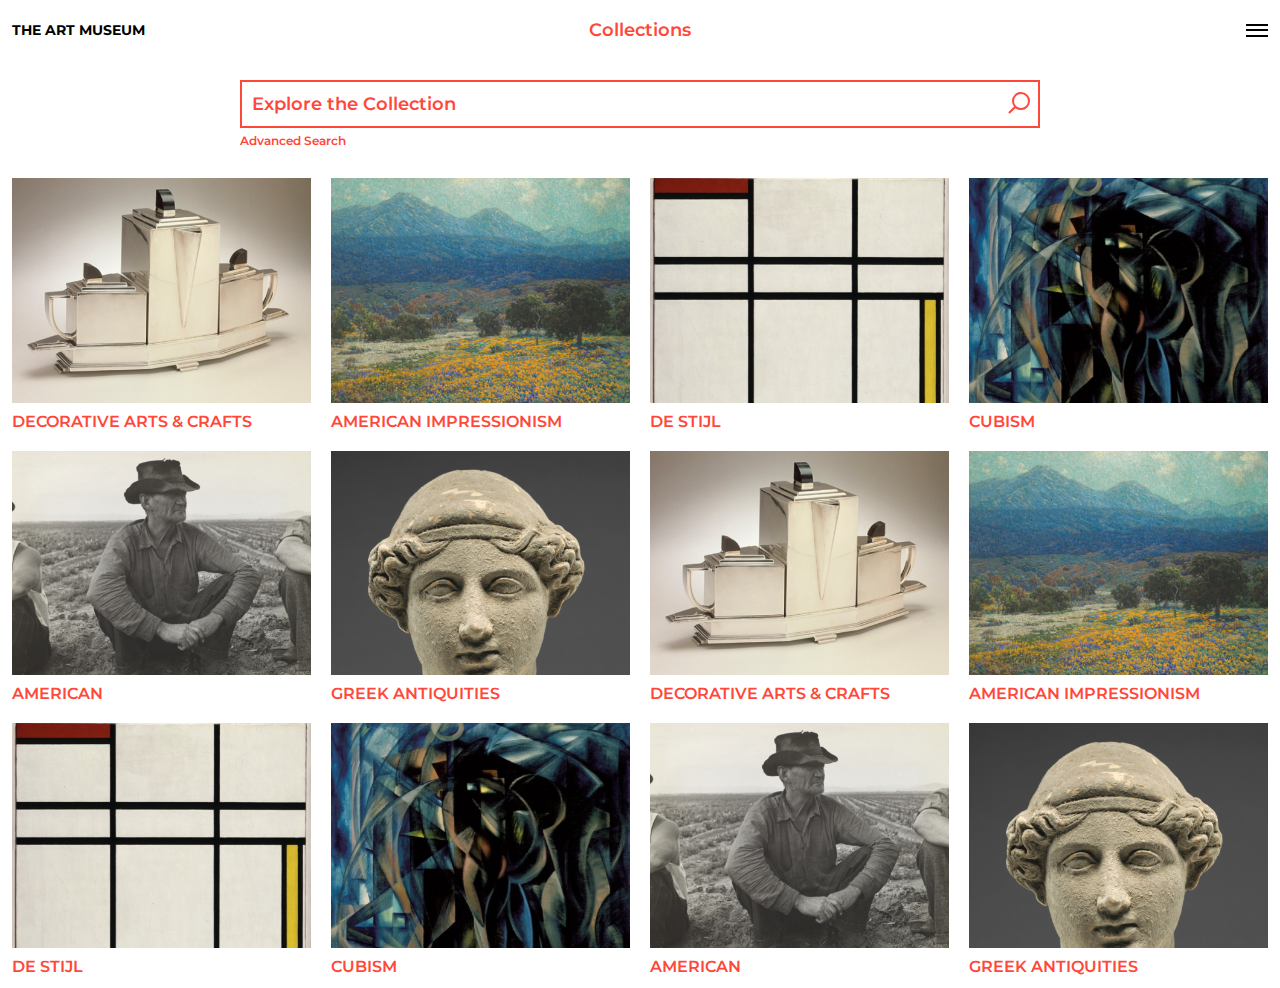
<file: index.html>
<!DOCTYPE html>
<html lang="hu">
<head>
    <meta charset="UTF-8">
    <meta http-equiv="X-UA-Compatible" content="IE=edge">
    <meta name="viewport" content="width=device-width, initial-scale=1.0">
    <meta name="description" content="Pepita.hu Junior Web Designer próbafeladat">
    <meta name="robots" content="index, follow, max-snippet:-1, max-image-preview:large, max-video-preview:-1" />
    <link rel="preconnect" href="https://fonts.gstatic.com" crossorigin>
    <link href="https://fonts.googleapis.com/css2?family=Montserrat:wght@200;300;400;500;600;700;800;900&display=swap" rel="stylesheet">
    <link rel="stylesheet" href="styles/css/styles.css">
    <link rel="icon" href="images/favicon.png" sizes="256x256" />
    <link rel="apple-touch-icon" href="images/favicon.png" />
    <title>The Art Museum</title>
</head>
<body>

    <nav class="nav">
        <form class="nav-search" role="search">
            <button type="submit">
                <img src="images/search.svg" alt="search">
            </button>
            <input type="search" name="nav-search" placeholder="Search">
        </form>

        <ul class="nav-list">
            <li class="nav-list__item">
                <a href="" class="nav-list__link link">
                    <span class="nav-list__icon">
                        <img src="images/calendar.svg" alt="calendar">
                    </span>
                    Exhibitions & Events
                </a>
            </li>  
            <li class="nav-list__item">
                <a href="" class="nav-list__link link">
                    <span class="nav-list__icon">
                        <img src="images/artwork.svg" alt="artwork">
                    </span>
                    Artists & Artworks
                </a>
            </li>  
            <li class="nav-list__item">
                <a href="index.html" class="nav-list__link link">
                    <span class="nav-list__icon">
                        <img src="images/cube.svg" alt="cube">
                    </span>
                    Collections
                </a>
            </li>  
            <li class="nav-list__item">
                <a href="" class="nav-list__link link">
                    <span class="nav-list__icon">
                        <img src="images/ticket.svg" alt="ticket">
                    </span>
                    Plan Your Visit
                </a>
            </li>  
            <li class="nav-list__item">
                <a href="" class="nav-list__link link">
                    <span class="nav-list__icon">
                        <img src="images/member.svg" alt="member">
                    </span>
                    Become a Member
                </a>
            </li>  
            <li class="nav-list__item">
                <a href="" class="nav-list__link link">
                    <span class="nav-list__icon">
                        <img src="images/gift.svg" alt="gift">
                    </span>
                    Shop
                </a>
            </li>  
        </ul>
    </nav>

    <div class="content">
        <header class="header">
            <div class="header__item">
                <a href="index.html" class="header__logo link toggle-item">
                    The Art Museum
                </a>
                <div class="nav-btn toggle-item display">
                    <span></span>
                    <span></span>
                    <span></span>
                </div>
            </div>
            <div class="header__item">
                <h1 class="header__title">
                    Collections
                </h1>
            </div>
            <div class="header__item">
                <div class="nav-btn toggle-item">
                    <span></span>
                    <span></span>
                    <span></span>
                </div>
            </div>
        </header>

        <main class="colletcions">
            <form class="collections-search" role="search">
                <div class="collections-search__inputs">
                    <input type="search" name="collections-search" placeholder="Explore the Collection">
                    <button type="submit">
                        <img src="images/search-red.svg" alt="search">
                    </button>
                </div>
                <span>Advanced Search</span>
            </form>

            <section class="tiles">
                <a href="" class="tile link">
                    <figure>
                        <img src="images/tile-1.png" alt="decorative arts & crafts">
                        <figcaption>Decorative arts & crafts</figcaption>
                    </figure>
                </a>
                <a href="" class="tile link">
                    <figure>
                        <img src="images/tile-2.png" alt="american impressionism">
                        <figcaption>American impressionism</figcaption>
                    </figure>
                </a>
                <a href="" class="tile link">
                    <figure>
                        <img src="images/tile-3.png" alt="de stijl">
                        <figcaption>De stijl</figcaption>
                    </figure>
                </a>
                <a href="" class="tile link">
                    <figure>
                        <img src="images/tile-4.png" alt="cubism">
                        <figcaption>Cubism</figcaption>
                    </figure>
                </a>
                <a href="" class="tile link">
                    <figure>
                        <img src="images/tile-5.png" alt="American">
                        <figcaption>American</figcaption>
                    </figure>
                </a>
                <a href="" class="tile link">
                    <figure>
                        <img src="images/tile-6.png" alt="greek antiquities">
                        <figcaption>Greek antiquities</figcaption>
                    </figure>
                </a>
                <a href="" class="tile link">
                    <figure>
                        <img src="images/tile-1.png" alt="decorative arts & crafts">
                        <figcaption>Decorative arts & crafts</figcaption>
                    </figure>
                </a>
                <a href="" class="tile link">
                    <figure>
                        <img src="images/tile-2.png" alt="american impressionism">
                        <figcaption>American impressionism</figcaption>
                    </figure>
                </a>
                <a href="" class="tile link">
                    <figure>
                        <img src="images/tile-3.png" alt="de stijl">
                        <figcaption>De stijl</figcaption>
                    </figure>
                </a>
                <a href="" class="tile link">
                    <figure>
                        <img src="images/tile-4.png" alt="cubism">
                        <figcaption>Cubism</figcaption>
                    </figure>
                </a>
                <a href="" class="tile link">
                    <figure>
                        <img src="images/tile-5.png" alt="American">
                        <figcaption>American</figcaption>
                    </figure>
                </a>
                <a href="" class="tile link">
                    <figure>
                        <img src="images/tile-6.png" alt="greek antiquities">
                        <figcaption>Greek antiquities</figcaption>
                    </figure>
                </a>
            </section>
        </main>
    </div>

    <script src="js/nav.js"></script>
    
</body>
</html>
</file>
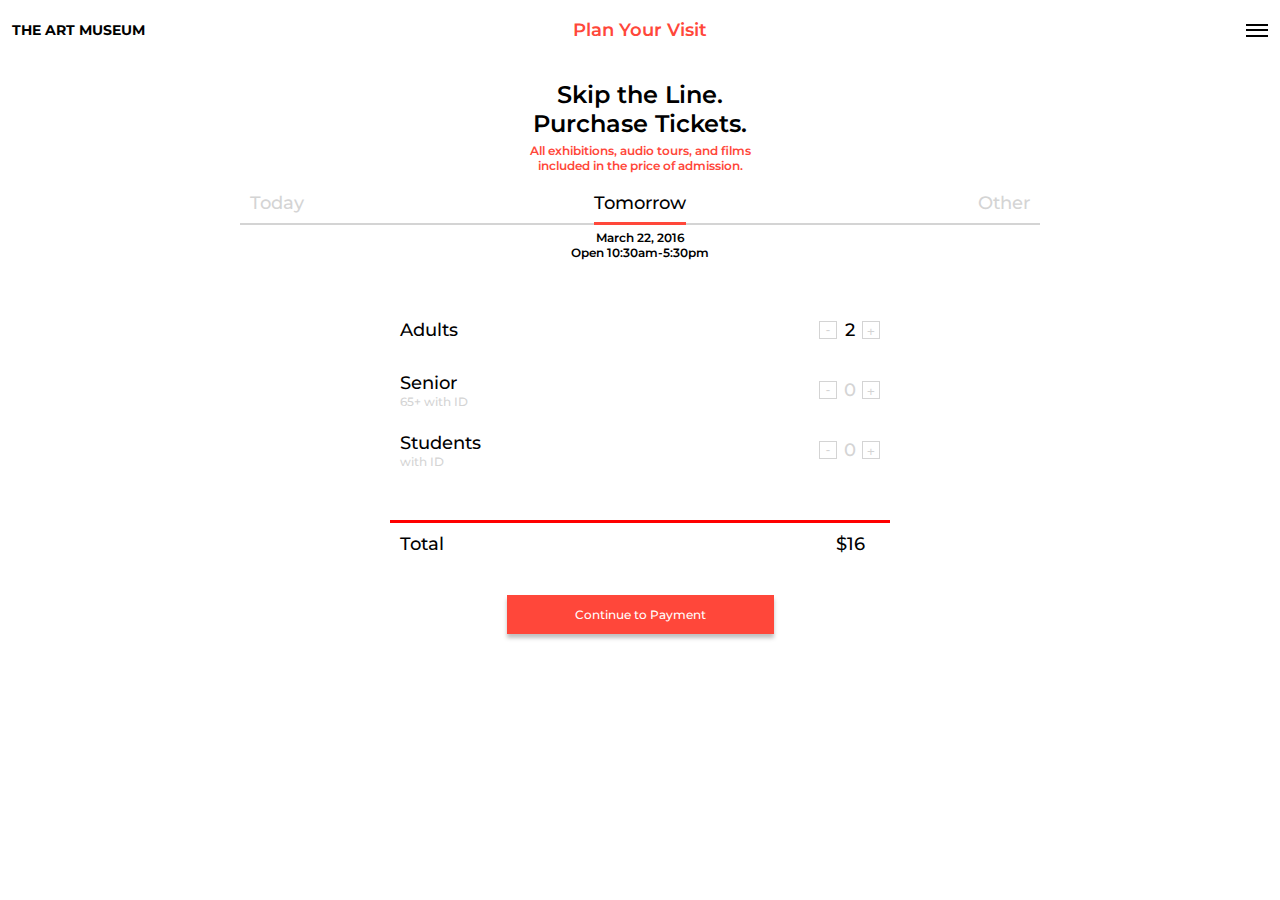
<file: tickets.html>
<!DOCTYPE html>
<html lang="hu">
<head>
    <meta charset="UTF-8">
    <meta http-equiv="X-UA-Compatible" content="IE=edge">
    <meta name="viewport" content="width=device-width, initial-scale=1.0">
    <meta name="description" content="Pepita.hu Junior Web Designer próbafeladat">
    <meta name="robots" content="index, follow, max-snippet:-1, max-image-preview:large, max-video-preview:-1" />
    <link rel="preconnect" href="https://fonts.gstatic.com" crossorigin>
    <link href="https://fonts.googleapis.com/css2?family=Montserrat:wght@200;300;400;500;600;700;800;900&display=swap" rel="stylesheet">
    <link rel="stylesheet" href="styles/css/styles.css">
    <link rel="icon" href="images/favicon.png" sizes="256x256" />
    <link rel="apple-touch-icon" href="images/favicon.png" />
    <title>The Art Museum - Tickets</title>
</head>
<body>

    <nav class="nav">
        <form class="nav-search" role="search">
            <button type="submit">
                <img src="images/search.svg" alt="search">
            </button>
            <input type="search" name="nav-search" placeholder="Search">
        </form>

        <ul class="nav-list">
            <li class="nav-list__item">
                <a href="" class="nav-list__link link">
                    <span class="nav-list__icon">
                        <img src="images/calendar.svg" alt="calendar">
                    </span>
                    Exhibitions & Events
                </a>
            </li>  
            <li class="nav-list__item">
                <a href="" class="nav-list__link link">
                    <span class="nav-list__icon">
                        <img src="images/artwork.svg" alt="artwork">
                    </span>
                    Artists & Artworks
                </a>
            </li>  
            <li class="nav-list__item">
                <a href="index.html" class="nav-list__link link">
                    <span class="nav-list__icon">
                        <img src="images/cube.svg" alt="cube">
                    </span>
                    Collections
                </a>
            </li>  
            <li class="nav-list__item">
                <a href="tickets.html" class="nav-list__link link">
                    <span class="nav-list__icon">
                        <img src="images/ticket.svg" alt="ticket">
                    </span>
                    Plan Your Visit
                </a>
            </li>  
            <li class="nav-list__item">
                <a href="" class="nav-list__link link">
                    <span class="nav-list__icon">
                        <img src="images/member.svg" alt="member">
                    </span>
                    Become a Member
                </a>
            </li>  
            <li class="nav-list__item">
                <a href="" class="nav-list__link link">
                    <span class="nav-list__icon">
                        <img src="images/gift.svg" alt="gift">
                    </span>
                    Shop
                </a>
            </li>  
        </ul>
    </nav>

    <div class="content">
        <header class="header">
            <div class="header__item">
                <a href="index.html" class="header__logo link toggle-item">
                    The Art Museum
                </a>
                <div class="nav-btn toggle-item display">
                    <span></span>
                    <span></span>
                    <span></span>
                </div>
            </div>
            <div class="header__item">
                <h1 class="header__title">Plan Your Visit</h1>
            </div>
            <div class="header__item">
                <div class="nav-btn toggle-item">
                    <span></span>
                    <span></span>
                    <span></span>
                </div>
            </div>
        </header>

        <main class="tickets">
            <section class="tickets__header">
                <h2>Skip the Line. Purchase Tickets.</h2>
                <p>All exhibitions, audio tours, and films included in the price of admission.</p>
            </section>

            <section class="date">
                <div class="date__items">
                    <div class="date__item">
                        <span>Today</span>
                    </div>
                    <div class="date__item date__item--selected">
                        <span>Tomorrow</span>
                    </div>
                    <div class="date__item">
                        <span>Other</span>
                    </div>
                </div>
                <div class="date__details">
                    <time datetime="2016-03-22">March 22, 2016</time>
                    <span class="date__open">Open 10:30am-5:30pm</span>
                </div>
            </section>

            <section class="quantity">
                <div class="quantity__items">
                    <div class="quantity__item">
                        <div class="quantity__type">Adults</div>
                        <div class="quantity__select">
                            <button class="quantity-btn decrease" data-id="adult">-</button>
                            <span class="quantity__value" id="adult">2</span>
                            <button class="quantity-btn increase" data-id="adult">+</button>
                        </div>
                    </div>
                    <div class="quantity__item">
                        <div class="quantity__type">
                            Senior
                            <span>65+ with ID</span>
                        </div>
                        <div class="quantity__select">
                            <button class="quantity-btn decrease" data-id="senior">-</button>
                            <span class="quantity__value" id="senior">0</span>
                            <button class="quantity-btn increase" data-id="senior">+</button>
                        </div>
                    </div>
                    <div class="quantity__item">
                        <div class="quantity__type">
                            Students
                            <span>with ID</span>
                        </div>
                        <div class="quantity__select">
                            <button class="quantity-btn decrease" data-id="student">-</button>
                            <span class="quantity__value" id="student">0</span>
                            <button class="quantity-btn increase" data-id="student">+</button>
                        </div>
                    </div>
                </div>
            </section>

            <section class="total">
                <span class="total__item total__title">Total</span>
                <span class="total__item total__price">$16</span>
            </section>

            <button class="payment-button">
                Continue to Payment
            </button>
        </main>
    </div>

    <script src="js/nav.js"></script>
    <script src="js/quantity.js"></script>
    
</body>
</html>
</file>
<file: styles/css/styles.css>
@charset "UTF-8";
* {
  box-sizing: border-box;
  margin: 0;
}

body {
  font-family: "Montserrat", sans-serif;
  font-weight: 500;
  overflow-x: hidden;
}

.link {
  text-decoration: none;
  color: inherit;
}

.nav {
  width: 310px;
  height: 100vh;
  position: fixed;
  top: 0;
  left: 0;
  padding: 20px;
  transform: translateX(-320px);
  background: #FF473A;
  box-shadow: 4px 0px 4px rgba(0, 0, 0, 0.25);
  transition: 0.4s ease-in-out;
}

.nav-open {
  transform: translateX(0);
}

.nav-search input {
  background: none;
  font-family: "Montserrat", sans-serif;
  font-size: 18px;
  padding: 10px;
  border: 2px solid white;
  color: white;
  height: 42px;
  width: calc(100% - 35px);
}
.nav-search input::placeholder {
  font-family: "Montserrat", sans-serif;
  font-size: 18px;
  color: white;
}
.nav-search input:focus {
  outline: none;
}
.nav-search button {
  height: 100%;
  background: none;
  border: none;
  padding: 0;
  cursor: pointer;
  transform: translateY(4px);
  width: 30px;
}

.nav-list {
  padding: 0;
  list-style: none;
  color: white;
  margin-top: 20px;
}
.nav-list__item {
  margin-top: 15px;
  transition: 0.2s ease-in-out;
}
.nav-list__item:hover {
  background: #ec7979;
}
.nav-list__link {
  display: flex;
  align-items: center;
  height: 40px;
}
.nav-list__icon {
  width: 40px;
  margin-right: 10px;
  display: flex;
  justify-content: center;
  align-items: center;
}

.nav-btn {
  width: 18px;
  height: 10px;
  display: flex;
  flex-direction: column;
  justify-content: space-between;
  cursor: pointer;
}
.nav-btn span {
  width: 100%;
  height: 2px;
  background: black;
}
@media screen and (min-width: 720px) {
  .nav-btn {
    width: 22px;
    height: 13px;
  }
}

.display {
  display: none;
}

.content {
  max-width: 1400px;
  padding: 0 12px 12px;
  margin: auto;
  transition: 0.4s ease-in-out;
}

.content-offset {
  transform: translateX(320px);
}

.header {
  height: 60px;
  display: flex;
  margin-bottom: 20px;
}
.header__item {
  flex: 1;
  display: flex;
  align-items: center;
}
.header__item:nth-child(2) {
  flex: 2;
}
.header__item:nth-child(3) {
  display: flex;
  justify-content: flex-end;
}
.header__logo {
  font-size: 10px;
  text-transform: uppercase;
  font-weight: 700;
  width: 40px;
}
@media screen and (min-width: 720px) {
  .header__logo {
    width: 140px;
    font-size: 14px;
  }
}
.header__title {
  font-size: 18px;
  font-weight: 600;
  color: #FF473A;
  text-align: center;
  width: 100%;
}

.collections-search {
  width: 100%;
  max-width: 800px;
  margin: 0 auto;
  /* clears the ‘X’ from Internet Explorer */
  /* clears the ‘X’ from Chrome */
}
.collections-search__inputs {
  height: 48px;
  position: relative;
}
.collections-search input {
  background: none;
  font-family: "Montserrat", sans-serif;
  font-size: 18px;
  padding: 10px;
  border: 2px solid #FF473A;
  color: #FF473A;
  width: 100%;
  height: 100%;
}
.collections-search input::placeholder {
  font-family: "Montserrat", sans-serif;
  font-size: 18px;
  color: #FF473A;
}
.collections-search input:focus {
  outline: none;
}
.collections-search input::placeholder {
  font-weight: 600;
}
.collections-search input[type=search]::-ms-clear {
  display: none;
  width: 0;
  height: 0;
}
.collections-search input[type=search]::-ms-reveal {
  display: none;
  width: 0;
  height: 0;
}
.collections-search input[type=search]::-webkit-search-decoration,
.collections-search input[type=search]::-webkit-search-cancel-button,
.collections-search input[type=search]::-webkit-search-results-button,
.collections-search input[type=search]::-webkit-search-results-decoration {
  display: none;
}
.collections-search button {
  height: 100%;
  background: none;
  border: none;
  padding: 0;
  cursor: pointer;
  position: absolute;
  top: 0;
  right: 10px;
}
.collections-search span {
  font-size: 12px;
  color: #FF473A;
  font-weight: 600;
  margin-top: 5px;
  display: block;
}

.tiles {
  display: flex;
  flex-wrap: wrap;
  gap: 20px;
  margin-top: 20px;
}
@media screen and (min-width: 720px) {
  .tiles {
    margin-top: 30px;
  }
}

.tile {
  width: calc(50% - 10px);
}
.tile figure img {
  width: 100%;
  transition: 0.2s ease-in-out;
}
.tile figcaption {
  color: #FF473A;
  font-weight: 600;
  font-size: 12px;
  text-transform: uppercase;
}
.tile:hover img {
  filter: grayscale(100%);
}
@media screen and (min-width: 720px) {
  .tile {
    width: calc(33.3333% - 15px);
  }
}
@media screen and (min-width: 1200px) {
  .tile {
    width: calc(25% - 15px);
  }
  .tile figcaption {
    font-size: 16px;
    margin-top: 5px;
  }
}

.tickets__header {
  width: 250px;
}
.tickets__header h2 {
  font-weight: 600;
  margin-bottom: 5px;
}
.tickets__header p {
  font-size: 12px;
  color: #FF473A;
  font-weight: 600;
}
@media screen and (min-width: 720px) {
  .tickets__header {
    margin: auto;
    text-align: center;
  }
}

.date {
  max-width: 800px;
  margin: 20px auto;
}
.date__items {
  border-bottom: 2px solid #D4D4D4;
  color: #D4D4D4;
  margin-bottom: 5px;
  display: flex;
  font-size: 18px;
}
.date__item {
  flex: 1;
  display: flex;
  padding: 0 10px;
}
.date__item:nth-child(1) {
  justify-content: start;
}
.date__item:nth-child(2) {
  justify-content: center;
}
.date__item:nth-child(3) {
  justify-content: end;
}
.date__item span {
  height: 30px;
  padding-bottom: 10px;
  display: inline-flex;
  align-items: center;
  position: relative;
  cursor: pointer;
}
.date__item span:hover {
  color: black;
}
.date__item span:hover::after {
  content: "";
  position: absolute;
  bottom: -2px;
  width: 100%;
  height: 3px;
  background: #FF473A;
  display: block;
}
.date__item--selected {
  color: black;
}
.date__item--selected span::after {
  content: "";
  position: absolute;
  bottom: -2px;
  width: 100%;
  height: 3px;
  background: #FF473A;
  display: block;
}
.date__details {
  text-align: center;
  font-size: 12px;
  font-weight: 600;
}
.date__details span {
  display: block;
}

.quantity {
  max-width: 500px;
  margin: 40px auto;
  font-size: 18px;
}
.quantity__item {
  display: flex;
  justify-content: space-between;
  align-items: center;
  height: 60px;
  padding: 0 10px;
}
.quantity__item:first-child .quantity__value {
  color: black;
}
.quantity__type span {
  display: block;
  color: #D4D4D4;
  font-size: 12px;
}
.quantity__select {
  display: flex;
  align-items: center;
  color: #D4D4D4;
}
.quantity__select button {
  width: 18px;
  height: 18px;
  border: 1px solid #D4D4D4;
  color: #D4D4D4;
  background: none;
  display: flex;
  justify-content: center;
  align-items: center;
  line-height: 0;
  cursor: pointer;
}
.quantity__select button.increase {
  padding-top: 4px;
}
.quantity__value {
  width: 25px;
  text-align: center;
}

.total {
  max-width: 500px;
  margin: 0 auto 30px;
  padding: 10px;
  display: flex;
  justify-content: space-between;
  font-size: 18px;
  border-top: 3px solid red;
}
.total__item {
  width: 60px;
}
.total__price {
  text-align: center;
}

.payment-button {
  height: 100%;
  background: none;
  border: none;
  padding: 0;
  cursor: pointer;
  color: white;
  background: #FF473A;
  display: block;
  font-size: 12px;
  padding: 12px 68px;
  font-weight: 500;
  font-family: "Montserrat", sans-serif;
  box-shadow: 0px 4px 4px rgba(0, 0, 0, 0.25);
  transition: 0.2s ease-in-out;
  margin: auto;
}
.payment-button:hover {
  background: #ec7979;
}

/*# sourceMappingURL=styles.css.map */
</file>
